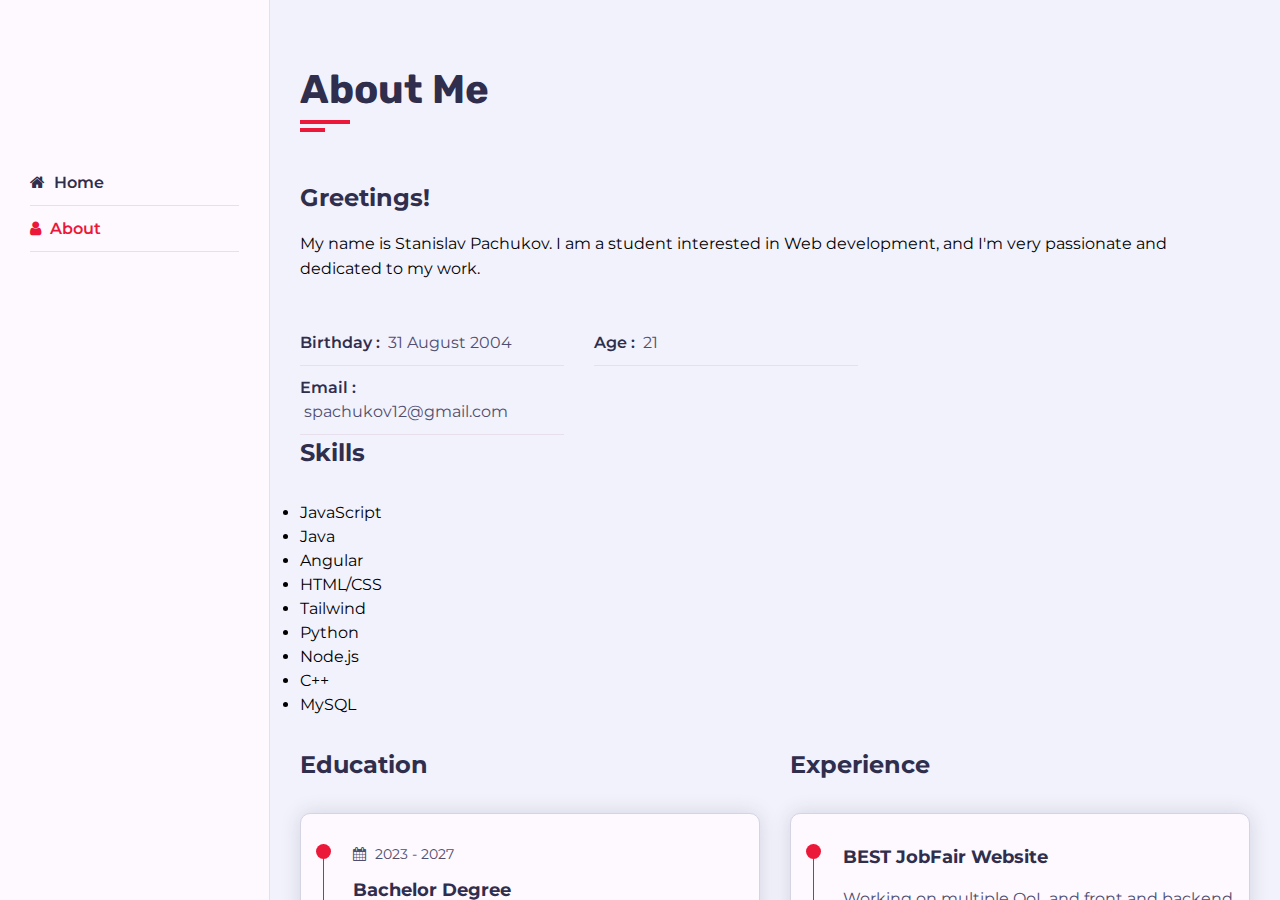
<file: about.html>
<!DOCTYPE html>
<html lang="pt-br">

<head>
  <title>About Me - Stanislav Pachukov</title>
  <meta charset="utf-8">
  <meta name="viewport" content="width=device-width, initial-scale=1">
  <!-- Template css Files -->
  <link rel="stylesheet" href="css/style.css" type="text/css">
  <link rel="stylesheet" class="alternate-style" title="pink" href="css/skins/pink.css" type="text/css">
  <link rel="stylesheet" href="css/styleSwitcher.css" type="text/css">
</head>

<body>
  <!-- Preloader -->
  <div class="preloader">
    <div class="loader"></div>
  </div>
  <!-- Preloader End -->

  <!-- Main Container -->
  <div class="main-container">
    <!-- Aside -->
    <div class="aside">
      <!-- Nav Toggler Btn -->
      <div class="nav-toggler">
        <span></span>
      </div>
      <div class="aside-inner">
        <!-- Logo -->
        <div class="logo">
        </div>
        <!-- Nav -->
        <ul class="nav">
          <li><a href="index.html"><i class="fa fa-home"></i> Home</a></li>
          <li><a href="about.html" class="active"><i class="fa fa-user"></i> About</a></li>
        </ul>
      </div>
    </div>
    <!-- Aside End -->

    <!-- Main Content -->
    <div class="main-content">
      <!-- About Section -->
      <section class="about section active" id="about">
        <div class="container">
          <div class="row">
            <div class="section-title padd-15">
              <h2>About Me</h2>
            </div>
          </div>
          <div class="row">
            <div class="about-content padd-15">
              <div class="row">
                <div class="about-text padd-15">
                  <h3>Greetings! <span></span></h3>
                  <p>My name is Stanislav Pachukov. I am a student interested in Web development, and I'm very passionate and dedicated
                    to my work.</p>
                </div>
              </div>
              <div class="row">
                <div class="personal-info padd-15">
                  <div class="row">
                    <div class="info-item padd-15">
                      <p>Birthday : <span>31 August 2004</span></p>
                    </div>
                    <div class="info-item padd-15">
                      <p>Age : <span>21</span></p>
                    </div>
                    <div class="info-item padd-15">
                      <p>Email : <span>spachukov12@gmail.com</span></p>
                    </div>
                  </div>
                </div>
              </div>

              <div class="row">
                <div class="skills-section padd-15">
                  <h3 class="title">Skills</h3>
                  <div class="skills-container">
                    <ul class="skills-list">
                      <li>JavaScript</li>
                      <li>Java</li>
                      <li>Angular</li>
                      <li>HTML/CSS</li>
                      <li>Tailwind</li>
                      <li>Python</li>
                      <li>Node.js</li>
                      <li>C++</li>
                      <li>MySQL</li>
                    </ul>
                  </div>
                </div>
              </div>

              <div class="row">
                <div class="education padd-15">
                  <h3 class="title">Education</h3>
                  <div class="row">
                    <div class="timeline-box padd-15">
                      <div class="timeline shadow-dark">
                        <div class="timeline-item">
                          <div class="circle-dot"></div>
                          <h6 class="timeline-date"><i class="fa fa-calendar"></i> 2023 - 2027</h6>
                          <h4 class="timeline-title">Bachelor Degree</h4>
                          <p class="timeline-text">Studying SEIS(Software Engineering) at FINKI.</p>
                        </div>
                      </div>
                    </div>
                  </div>
                </div>
                <div class="experience padd-15">
                  <h3 class="title">Experience</h3>
                  <div class="row">
                    <div class="timeline-box padd-15">
                      <div class="timeline shadow-dark">
                        <div class="timeline-item">
                          <div class="circle-dot"></div>
                          <h4 class="timeline-title">BEST JobFair website</h4>
                          <p class="timeline-text">Working on multiple QoL and front and backend changes on the site together with the IT team.</p>
                          <a href="https://vjobfair.org.mk/" target="_blank">Visit Website</a>
                        </div>
                        <div class="timeline-item">
                          <div class="circle-dot"></div>
                          <h4 class="timeline-title">BEST BSE website</h4>
                          <p class="timeline-text">Working on the site together with the IT team as well as creating the survival guide page and the about page.</p>
                          <a href="https://summer24.best.org.mk/survival-guide.html" target="_blank">Visit Website</a>
                        </div>
                      </div>
                    </div>
                  </div>
                </div>
              </div>
            </div>
          </div>
        </div>
      </section>
      <!-- About Section End -->
    </div>
  </div>

  <!-- Template JS Files -->
  <script src="js/script.js"></script>
</body>

</html>
</file>
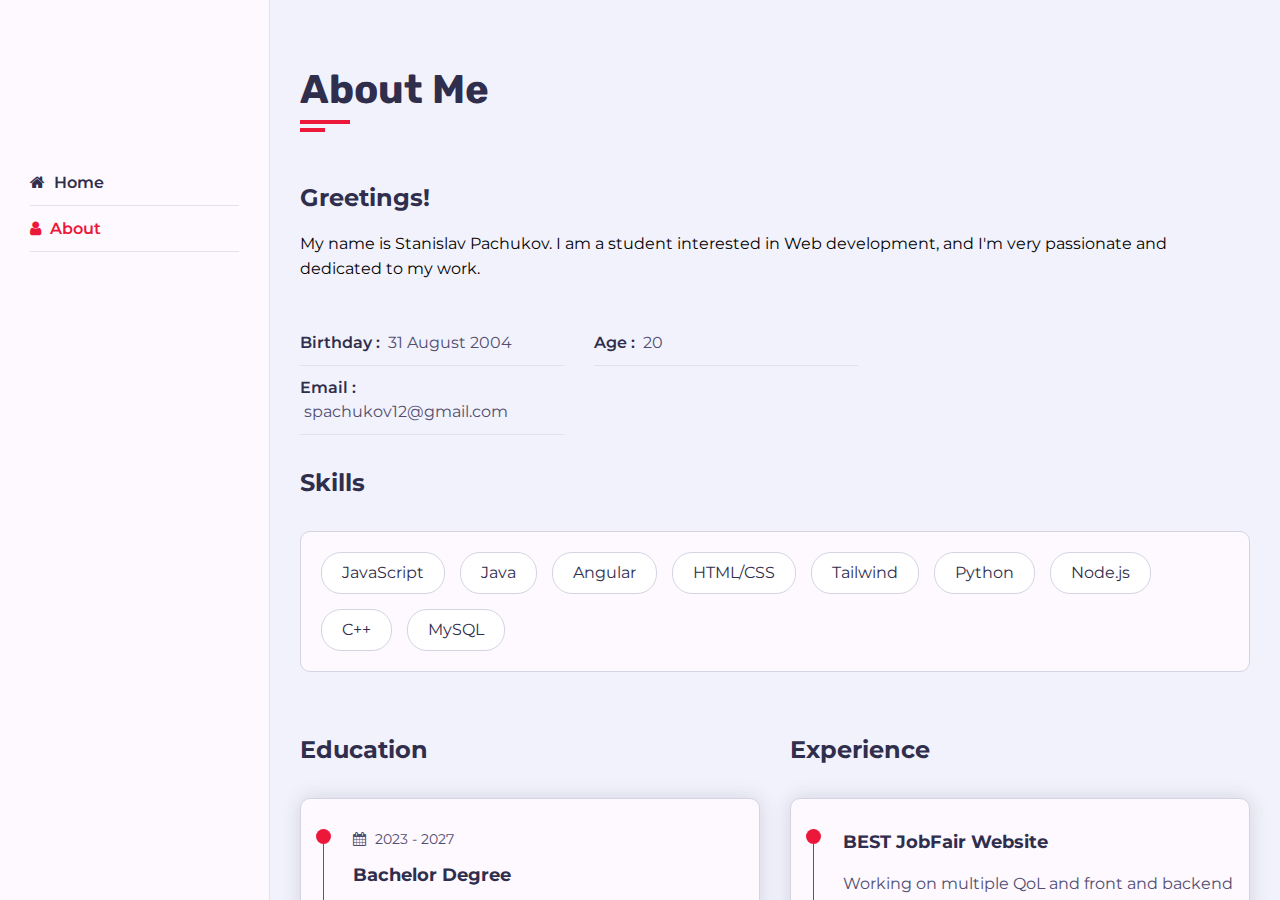
<file: stens22.github.io-main/about.html>
<!DOCTYPE html>
<html lang="pt-br">

<head>
  <title>About Me - Stanislav Pachukov</title>
  <meta charset="utf-8">
  <meta name="viewport" content="width=device-width, initial-scale=1">
  <!-- Template css Files -->
  <link rel="stylesheet" href="css/style.css" type="text/css">
  <link rel="stylesheet" class="alternate-style" title="pink" href="css/skins/pink.css" type="text/css">
  <link rel="stylesheet" href="css/styleSwitcher.css" type="text/css">
</head>

<body>
  <!-- Preloader -->
  <div class="preloader">
    <div class="loader"></div>
  </div>
  <!-- Preloader End -->

  <!-- Main Container -->
  <div class="main-container">
    <!-- Aside -->
    <div class="aside">
      <!-- Nav Toggler Btn -->
      <div class="nav-toggler">
        <span></span>
      </div>
      <div class="aside-inner">
        <!-- Logo -->
        <div class="logo">
        </div>
        <!-- Nav -->
        <ul class="nav">
          <li><a href="index.html"><i class="fa fa-home"></i> Home</a></li>
          <li><a href="about.html" class="active"><i class="fa fa-user"></i> About</a></li>
        </ul>
      </div>
    </div>
    <!-- Aside End -->

    <!-- Main Content -->
    <div class="main-content">
      <!-- About Section -->
      <section class="about section active" id="about">
        <div class="container">
          <div class="row">
            <div class="section-title padd-15">
              <h2>About Me</h2>
            </div>
          </div>
          <div class="row">
            <div class="about-content padd-15">
              <div class="row">
                <div class="about-text padd-15">
                  <h3>Greetings! <span></span></h3>
                  <p>My name is Stanislav Pachukov. I am a student interested in Web development, and I'm very passionate and dedicated
                    to my work.</p>
                </div>
              </div>
              <div class="row">
                <div class="personal-info padd-15">
                  <div class="row">
                    <div class="info-item padd-15">
                      <p>Birthday : <span>31 August 2004</span></p>
                    </div>
                    <div class="info-item padd-15">
                      <p>Age : <span>20</span></p>
                    </div>
                    <div class="info-item padd-15">
                      <p>Email : <span>spachukov12@gmail.com</span></p>
                    </div>
                  </div>
                </div>
              </div>

              <div class="row">
                <div class="skills-section padd-15">
                  <h3 class="title">Skills</h3>
                  <div class="skills-container">
                    <ul class="skills-list">
                      <li>JavaScript</li>
                      <li>Java</li>
                      <li>Angular</li>
                      <li>HTML/CSS</li>
                      <li>Tailwind</li>
                      <li>Python</li>
                      <li>Node.js</li>
                      <li>C++</li>
                      <li>MySQL</li>
                    </ul>
                  </div>
                </div>
              </div>

              <div class="row">
                <div class="education padd-15">
                  <h3 class="title">Education</h3>
                  <div class="row">
                    <div class="timeline-box padd-15">
                      <div class="timeline shadow-dark">
                        <div class="timeline-item">
                          <div class="circle-dot"></div>
                          <h6 class="timeline-date"><i class="fa fa-calendar"></i> 2023 - 2027</h6>
                          <h4 class="timeline-title">Bachelor Degree</h4>
                          <p class="timeline-text">Studying SEIS(Software Engineering) at FINKI.</p>
                        </div>
                      </div>
                    </div>
                  </div>
                </div>
                <div class="experience padd-15">
                  <h3 class="title">Experience</h3>
                  <div class="row">
                    <div class="timeline-box padd-15">
                      <div class="timeline shadow-dark">
                        <div class="timeline-item">
                          <div class="circle-dot"></div>
                          <h4 class="timeline-title">BEST JobFair website</h4>
                          <p class="timeline-text">Working on multiple QoL and front and backend changes on the site together with the IT team.</p>
                          <a href="https://vjobfair.org.mk/" target="_blank">Visit Website</a>
                        </div>
                        <div class="timeline-item">
                          <div class="circle-dot"></div>
                          <h4 class="timeline-title">BEST BSE website</h4>
                          <p class="timeline-text">Working on the site together with the IT team as well as creating a survival guide for the incoming students and the about page.</p>
                          <a href="https://summer24.best.org.mk/survival-guide.html" target="_blank">Visit Website</a>
                        </div>
                      </div>
                    </div>
                  </div>
                </div>
              </div>
            </div>
          </div>
        </div>
      </section>
      <!-- About Section End -->
    </div>
  </div>

  <!-- Template JS Files -->
  <script src="js/script.js"></script>
</body>

</html>
</file>
<file: css/skins/pink.css>
.aside .logo a::before{
    border-top: 4px solid #ec1839;
    border-left: 4px solid #ec1839;
}

.aside .logo a::after{
    border-right: 4px solid #ec1839;
    border-bottom: 4px solid #ec1839;
}

.aside .nav li a:hover, 
body.dark .aside .nav li a:hover,
.blog .blog-item-inner .blog-info .blog-tags a,
.portfolio .portfolio-item .portfolio-info .icon .fa,
.lightbox .lightbox-controls .prev-item .fa,
.contact .contact-info-item .icon .fa,
.lightbox .lightbox-controls .next-item .fa,
.about .about-content .about-text h3 span,
.portfolio .portfolio-filter button.active,
body.dark .portfolio .portfolio-filter button.active,
.service .service-item .service-item-inner .icon .fa,
body.dark .aside .nav li a.active,
.aside .nav li a.active{
    color: #ec1839;
}

.btn,
.service .service-item .service-item-inner:hover .icon,
.about .about-content .timeline .circle-dot,
.blog .blog-item-inner .blog-img .blog-date,
.about .about-content .skills .skill-item .progress .progress-in,
.about .about-content .timeline-item::before,
.aside .nav-toggler span,
.section-title h2::before,
.section-title h2::after,
.aside .nav-toggler span::before,
.aside .nav-toggler span::after,
.home .intro .social-links a{
    background-color: #ec1839;
}

.portfolio .portfolio-filter button.active{
    border-color: #ec1839;
}
</file>
<file: css/styleSwitcher.css>
.style-switcher{
    position: fixed;
    top: 20px;
    right: 0;
    z-index: 10;
    background-color: white;
    padding: 15px;
    border: 1px solid #d4d4e3;
    border-right: none;
    border-radius: 0 0 0 5px;
    transform: translateX(100%);
    -webkit-transform: translateX(100%);
    transition: all 0.3s ease;
    -webkit-transition: all 0.3s ease;
}
.style-switcher.open{
    transform: translateX(0%);
    -webkit-transform: translateX(0%);
}
.style-switcher h5{
    font-size: 16px;
    color: #302e4d;
    margin-bottom: 8px;
    padding-bottom: 5px;
    border-bottom: 1px solid #e8dfec;
}
.style-switcher ul{
    margin: 0;
    padding: 0;
    list-style: none;   
    display: block;
    margin-bottom: 5px;
}
.style-switcher ul li{
    display: inline-block;
}
.style-switcher ul li a{
    height: 30px;
    width: 30px;
    display: block;
    border-radius: 50%;
    cursor: pointer;
    text-decoration: none;
    margin-right: 2px;
}
.style-switcher .toggle-style-switcher{
    position: absolute;
    height: 45px;
    width: 45px;
    background-color: #ffffff;
    left: -46px;
    top: -1px;
    border: 1px solid #d4d4e3;
    border-right: none;
    text-align: center;
    cursor: pointer;
    border-radius: 5px 0 0 5px;
}
.style-switcher .toggle-style-switcher .fa{
    font-size: 20px;
    line-height: 43px;
}

/* Dark Body */

body.dark .section{
    background-color: #151515;
}
body.dark .aside,
body.dark .contact .contact-form .form-item .form-control,
body.dark .blog .blog-item-inner .blog-info,
body.dark .service .service-item .service-item-inner,
body.dark .about .about-content .timeline{
    background-color: #222222;
}
body.dark .aside .nav li a,
body.dark .blog .blog-item-inner .blog-info .blog-title,
body.dark .contact .contact-info-item h4,
body.dark .portfolio .portfolio-filter button,
body.dark .service .service-item .service-item-inner h4,
body.dark .about .about-content .timeline .timeline-title,
body.dark .about .about-content .skills .skill-item h5,
body.dark .about .about-content .personal-info .info-item p,
body.dark .about .about-content .about-text h3,
body.dark .home .intro h1,
body.dark .about .about-content h3.title,
body.dark .section-title h2,
body.dark .aside .logo a{
    color: #ffffff;
}
body.dark .home .intro span,
body.dark .contact .contact-form .form-item .form-control,
body.dark .blog .blog-item-inner .blog-info .blog-description,
body.dark .contact .contact-info-item p,
body.dark .blog .blog-item-inner .blog-info .blog-tags,
body.dark .service .service-item .service-item-inner p,
body.dark .about .about-content .timeline .timeline-text,
body.dark .about .about-content .timeline .timeline-date,
body.dark .about .about-content .skills .skill-item .skill-porcent,
body.dark .about .about-content .personal-info .info-item p span,
body.dark .about .about-content .about-text p{
    color: #e9e9e9;
}
body.dark .about .about-content .personal-info .info-item p,
body.dark .aside,
body.dark .contact .contact-form .form-item .form-control,
body.dark .blog .blog-item-inner,
body.dark .portfolio .portfolio-item-innner,
body.dark .service .service-item .service-item-inner,
body.dark .about .about-content .timeline,
body.dark .aside .nav li a{
    border-color: #393939;
}
body.dark .shadow-dark{
    -webkit-box-shadow: none;
    box-shadow: none;
}
</file>
<file: stens22.github.io-main/css/skins/pink.css>
.aside .logo a::before{
    border-top: 4px solid #ec1839;
    border-left: 4px solid #ec1839;
}

.aside .logo a::after{
    border-right: 4px solid #ec1839;
    border-bottom: 4px solid #ec1839;
}

.aside .nav li a:hover, 
body.dark .aside .nav li a:hover,
.blog .blog-item-inner .blog-info .blog-tags a,
.portfolio .portfolio-item .portfolio-info .icon .fa,
.lightbox .lightbox-controls .prev-item .fa,
.contact .contact-info-item .icon .fa,
.lightbox .lightbox-controls .next-item .fa,
.about .about-content .about-text h3 span,
.portfolio .portfolio-filter button.active,
body.dark .portfolio .portfolio-filter button.active,
.service .service-item .service-item-inner .icon .fa,
body.dark .aside .nav li a.active,
.aside .nav li a.active{
    color: #ec1839;
}

.btn,
.service .service-item .service-item-inner:hover .icon,
.about .about-content .timeline .circle-dot,
.blog .blog-item-inner .blog-img .blog-date,
.about .about-content .skills .skill-item .progress .progress-in,
.about .about-content .timeline-item::before,
.aside .nav-toggler span,
.section-title h2::before,
.section-title h2::after,
.aside .nav-toggler span::before,
.aside .nav-toggler span::after,
.home .intro .social-links a{
    background-color: #ec1839;
}

.portfolio .portfolio-filter button.active{
    border-color: #ec1839;
}
</file>
<file: stens22.github.io-main/css/styleSwitcher.css>
.style-switcher{
    position: fixed;
    top: 20px;
    right: 0;
    z-index: 10;
    background-color: white;
    padding: 15px;
    border: 1px solid #d4d4e3;
    border-right: none;
    border-radius: 0 0 0 5px;
    transform: translateX(100%);
    -webkit-transform: translateX(100%);
    transition: all 0.3s ease;
    -webkit-transition: all 0.3s ease;
}
.style-switcher.open{
    transform: translateX(0%);
    -webkit-transform: translateX(0%);
}
.style-switcher h5{
    font-size: 16px;
    color: #302e4d;
    margin-bottom: 8px;
    padding-bottom: 5px;
    border-bottom: 1px solid #e8dfec;
}
.style-switcher ul{
    margin: 0;
    padding: 0;
    list-style: none;   
    display: block;
    margin-bottom: 5px;
}
.style-switcher ul li{
    display: inline-block;
}
.style-switcher ul li a{
    height: 30px;
    width: 30px;
    display: block;
    border-radius: 50%;
    cursor: pointer;
    text-decoration: none;
    margin-right: 2px;
}
.style-switcher .toggle-style-switcher{
    position: absolute;
    height: 45px;
    width: 45px;
    background-color: #ffffff;
    left: -46px;
    top: -1px;
    border: 1px solid #d4d4e3;
    border-right: none;
    text-align: center;
    cursor: pointer;
    border-radius: 5px 0 0 5px;
}
.style-switcher .toggle-style-switcher .fa{
    font-size: 20px;
    line-height: 43px;
}

/* Dark Body */

body.dark .section{
    background-color: #151515;
}
body.dark .aside,
body.dark .contact .contact-form .form-item .form-control,
body.dark .blog .blog-item-inner .blog-info,
body.dark .service .service-item .service-item-inner,
body.dark .about .about-content .timeline{
    background-color: #222222;
}
body.dark .aside .nav li a,
body.dark .blog .blog-item-inner .blog-info .blog-title,
body.dark .contact .contact-info-item h4,
body.dark .portfolio .portfolio-filter button,
body.dark .service .service-item .service-item-inner h4,
body.dark .about .about-content .timeline .timeline-title,
body.dark .about .about-content .skills .skill-item h5,
body.dark .about .about-content .personal-info .info-item p,
body.dark .about .about-content .about-text h3,
body.dark .home .intro h1,
body.dark .about .about-content h3.title,
body.dark .section-title h2,
body.dark .aside .logo a{
    color: #ffffff;
}
body.dark .home .intro span,
body.dark .contact .contact-form .form-item .form-control,
body.dark .blog .blog-item-inner .blog-info .blog-description,
body.dark .contact .contact-info-item p,
body.dark .blog .blog-item-inner .blog-info .blog-tags,
body.dark .service .service-item .service-item-inner p,
body.dark .about .about-content .timeline .timeline-text,
body.dark .about .about-content .timeline .timeline-date,
body.dark .about .about-content .skills .skill-item .skill-porcent,
body.dark .about .about-content .personal-info .info-item p span,
body.dark .about .about-content .about-text p{
    color: #e9e9e9;
}
body.dark .about .about-content .personal-info .info-item p,
body.dark .aside,
body.dark .contact .contact-form .form-item .form-control,
body.dark .blog .blog-item-inner,
body.dark .portfolio .portfolio-item-innner,
body.dark .service .service-item .service-item-inner,
body.dark .about .about-content .timeline,
body.dark .aside .nav li a{
    border-color: #393939;
}
body.dark .shadow-dark{
    -webkit-box-shadow: none;
    box-shadow: none;
}
</file>
<file: css/style.css>
/*Font Awesome Free Icon*/
@import url("https://stackpath.bootstrapcdn.com/font-awesome/4.7.0/css/font-awesome.min.css");
/*Google fonts*/
@import url('https://fonts.googleapis.com/css?family=Montserrat:400,500,600,700&display=swap');
@import url('https://fonts.googleapis.com/css?family=Rubik:500,700,900&display=swap');

/* General Style */
body {
    margin: 0;
    line-height: 1.5;
    font-size: 16px;
    font-family: 'Montserrat', sans-serif;
    font-weight: 400;
}

* {
    margin: 0;
    padding: 0;
    outline: none;
    text-decoration: none;
    box-sizing: border-box;
}

::before,
::after {
    box-sizing: border-box;
}

input,
textarea,
select {
    font-family: 'Montserrat', sans-serif;
}

.section {
    background-color: #f2f2fc;
    min-height: 100vh;
    display: block;
    padding: 0 30px;
    position: fixed;
    left: 270px;
    top: 0;
    right: 0;
    bottom: 0;
    z-index: 0;
    overflow-x: hidden;
    overflow-y: auto;
    opacity: 1;
    transition: all 0.3s ease;
    -webkit-transition: all 0.3s ease;
}

.section.active {
    opacity: 1;
    z-index: 2;
    animation: slideSection 1s ease;
    -webkit-animation: slideSection 1s ease;
    -moz-animation: slideSection 1s ease;
    -o-animation: slideSection 1s ease;
}

.section.back-section {
    z-index: 1;
}

@keyframes slideSection {
    0% {
        transform: translateX(100%);
        -webkit-transform: translateX(100%);
        -moz-transform: translateX(100%);
        -o-transform: translateX(100%);
    }

    100% {
        transform: translateX(0%);
        -webkit-transform: translateX(0%);
        -moz-transform: translateX(0%);
        -o-transform: translateX(0%);
    }
}

@-webkit-keyframes slideSection {
    0% {
        transform: translateX(100%);
        -webkit-transform: translateX(100%);
        -moz-transform: translateX(100%);
        -o-transform: translateX(100%);
    }

    100% {
        transform: translateX(0%);
        -webkit-transform: translateX(0%);
        -moz-transform: translateX(0%);
        -o-transform: translateX(0%);
    }
}

@-moz-keyframes slideSection {
    0% {
        transform: translateX(100%);
        -webkit-transform: translateX(100%);
        -moz-transform: translateX(100%);
        -o-transform: translateX(100%);
    }

    100% {
        transform: translateX(0%);
        -webkit-transform: translateX(0%);
        -moz-transform: translateX(0%);
        -o-transform: translateX(0%);
    }
}

@-o-keyframes slideSection {
    0% {
        transform: translateX(100%);
        -webkit-transform: translateX(100%);
        -moz-transform: translateX(100%);
        -o-transform: translateX(100%);
    }

    100% {
        transform: translateX(0%);
        -webkit-transform: translateX(0%);
        -moz-transform: translateX(0%);
        -o-transform: translateX(0%);
    }
}

.section .container {
    padding-top: 60px;
    padding-bottom: 70px;
}

.section-title {
    -ms-flex: 0 0 100%;
    flex: 0 0 100%;
    max-width: 100%;
    margin-bottom: 60px;
}

.section-title h2 {
    font-size: 40px;
    color: #302e4d;
    font-family: 'Rubik', sans-serif;
    font-weight: 700;
    margin: 0;
    position: relative;
}

.section-title h2::before {
    content: '';
    height: 4px;
    width: 50px;
    position: absolute;
    top: 100%;
    left: 0;
}

.section-title h2::after {
    content: '';
    height: 4px;
    width: 25px;
    position: absolute;
    top: 100%;
    left: 0;
    margin-top: 8px;
}

.row {
    display: -ms-flexbox;
    display: flex;
    -ms-flex-wrap: wrap;
    flex-wrap: wrap;
    margin-right: -15px;
    margin-left: -15px;
    position: relative;
}

.padd-15 {
    padding-left: 15px;
    padding-right: 15px;
}

.container {
    max-width: 1100px;
    width: 100%;
    margin: auto;
}

.shadow-dark {
    -webkit-box-shadow: 0 0 20px rgba(48, 46, 77, 0.15);
    box-shadow: 0 0 20px rgba(48, 46, 77, 0.15);
}

.btn {
    font-size: 16px;
    font-family: 'Rubik', sans-serif;
    font-weight: 500;
    padding: 12px 35px;
    color: #ffffff;
    border-radius: 40px;
    transition: all 0.3s ease;
    -webkit-transition: all 0.3s ease;
    display: inline-block;
    white-space: nowrap;
    border: none;
    cursor: pointer;
}

.btn:hover {
    -webkit-transform: scale(1.05);
    transform: scale(1.05);
}

.hidden {
    display: none !important;
}

/* Preloader */
.preloader {
    background-color: #222222;
    position: fixed;
    left: 0;
    top: 0;
    height: 100%;
    width: 100%;
    z-index: 150;
    display: flex;
    display: -ms-flexbox;
    -ms-flex-align: center;
    -ms-flex-pack: center;
    align-items: center;
    justify-content: center;
    transition: all 1s ease;
    -webkit-transition: all 1s ease;
}

.preloader.opacity-0 {
    opacity: 0;
}

.preloader .loader {
    height: 40px;
    width: 40px;
    border: 4px solid #e3e3e3;
    border-radius: 50%;
    border-top: 4px solid transparent;
    border-bottom: 4px solid transparent;
    animation: spin 2s linear infinite;
    -webkit-animation: spin 2s linear infinite;
}

@keyframes spin {
    0% {
        transform: rotate(0deg);
        -webkit-transform: rotate(0deg);
    }

    100% {
        transform: rotate(360deg);
        -webkit-transform: rotate(360deg);
    }
}

@-webkit-keyframes spin {
    0% {
        transform: rotate(0deg);
        -webkit-transform: rotate(0deg);
    }

    100% {
        transform: rotate(360deg);
        -webkit-transform: rotate(360deg);
    }
}

/* Aside */

.aside {
    width: 270px;
    background-color: #fdf9ff;
    position: fixed;
    height: 100%;
    left: 0;
    top: 0;
    z-index: 11;
    border-right: 1px solid #e8dfec;
    /* padding: 30px; */
    transition: all 0.3s ease;
    -webkit-transition: all 0.3s ease;
    /* overflow-y: auto; */
}

.aside .aside-inner {
    position: absolute;
    left: 0;
    top: 0;
    width: 100%;
    height: 100%;
    padding: 30px;
    overflow-y: auto;
}

.aside .logo {
    padding: 30px 0;
}

.aside .logo a {
    font-size: 40px;
    color: #302e4d;
    font-family: 'Rubik', sans-serif;
    font-weight: 700;
    text-decoration: none;
    display: inline-block;
    position: relative;
    padding: 0 10px;
    line-height: 50px;
}

.aside .logo a::before {
    content: '';
    height: 20px;
    width: 20px;
    position: absolute;
    top: 0;
    left: 0;
}

.aside .logo a::after {
    content: '';
    height: 20px;
    width: 20px;
    position: absolute;
    bottom: 0;
    right: 0;
}

.aside .nav-toggler {
    height: 40px;
    width: 45px;
    border: 1px solid #d4d4e3;
    cursor: pointer;
    position: fixed;
    left: 300px;
    top: 20px;
    z-index: 11;
    border-radius: 5px;
    background-color: #fdf9ff;
    /* display: -ms-flexbox;
    display: flex; */
    display: none;
    -ms-flex-align: center;
    align-items: center;
    justify-content: center;
    -ms-flex-pack: center;
    transition: all 0.3s ease;
    -webkit-transition: all 0.3s ease;
}

.aside .nav-toggler span {
    height: 2px;
    width: 18px;
    display: inline-block;
    position: relative;
}

.aside .nav-toggler.open span {
    background-color: transparent;
}

.aside .nav-toggler span::before {
    content: '';
    height: 2px;
    width: 18px;
    position: absolute;
    top: -6px;
    left: 0;
}

.aside .nav-toggler.open span::before {
    transform: rotate(45deg);
    -webkit-transform: rotate(45deg);
    top: 0px;
}

.aside .nav-toggler span::after {
    content: '';
    height: 2px;
    width: 18px;
    position: absolute;
    top: 6px;
    left: 0;
}

.aside .nav-toggler.open span::after {
    transform: rotate(-45deg);
    -webkit-transform: rotate(-45deg);
    top: 0px;
}

.aside .nav {
    list-style: none;
    margin: 70px 0;
    padding: 0;
}

.aside .nav li {
    display: block;
}

.aside .nav li a {
    font-size: 16px;
    font-weight: 600;
    color: #302e4d;
    text-decoration: none;
    line-height: 45px;
    display: block;
    border-bottom: 1px solid #e8dfec;
    -webkit-transition: all 0.3s ease;
    transition: all 0.3s ease;
    text-transform: capitalize;
}

.aside .nav li a:not(.active):hover {
    padding-left: 5px;
}

.aside .nav li a .fa {
    margin-right: 5px;
}

.aside .copyright-text {
    position: absolute;
    bottom: 5px;
    font-size: 13px;
    color: #7d7d7d;
}

/* Home Section */

.home {
    min-height: 100vh;
    display: -ms-flexbox;
    display: flex;
}

.home .intro {
    text-align: center;
}

.home .intro img {
    height: 200px;
    width: 200px;
    border-radius: 50%;
    display: inline-block;
    border: 8px solid #ffffff;
}

.home .intro h1 {
    font-size: 30px;
    color: #302e4d;
    font-family: 'Rubik', sans-serif;
    font-weight: 700;
    margin: 20px 0 5px;
}

.home .intro span {
    font-size: 16px;
    font-weight: 500;
    margin: 0;
    line-height: 22px;
    color: #504e70;

}

.home .intro .social-links {
    margin-top: 25px;
}

.home .intro .social-links a {
    height: 35px;
    width: 35px;
    display: inline-block;
    text-align: center;
    line-height: 35px;
    color: #ffffff;
    margin: 0 4px;
    border-radius: 40%;
    text-decoration: none;
    -webkit-transition: all 0.3s ease;
    transition: all 0.3s ease;
}

.home .intro .social-links a:hover {
    -webkit-transform: scale(1.1);
    transform: scale(1.1);
}

.ityped-cursor {
    /* font-size: 2.2rem; */
    opacity: 1;
    -webkit-animation: blink 0.3s infinite;
    -moz-animation: blink 0.3s infinite;
    animation: blink 0.3s infinite;
    animation-direction: alternate;
}

@keyframes blink {
    100% {
        opacity: 0;
    }
}

@-webkit-keyframes blink {
    100% {
        opacity: 0;
    }
}

@-moz-keyframes blink {
    100% {
        opacity: 0;
    }
}

/* About Section */

.about .about-content {
    -ms-flex: 0 0 100%;
    flex: 0 0 100%;
    max-width: 100%;
}

.about .about-content .about-text {
    -ms-flex: 0 0 100%;
    flex: 0 0 100%;
    max-width: 100%;
}

.about .about-content .about-text h3 {
    font-size: 24px;
    margin-bottom: 15px;
    font-weight: 700;
    color: #302e4d;
}

.about .about-content .about-text p {
    font-size: 16px;
    line-height: 25px;
    color: #020203;
    margin: 0;
}

.about .about-content .personal-info {
    -ms-flex: 0 0 60%;
    flex: 0 0 60%;
    max-width: 60%;
    margin-top: 40px;
}

.about .about-content .personal-info .info-item {
    -ms-flex: 0 0 50%;
    flex: 0 0 50%;
    max-width: 50%;
}

.about .about-content .personal-info .info-item p {
    font-weight: 600;
    padding: 10px 0;
    font-size: 16px;
    margin: 0;
    color: #302e4d;
    border-bottom: 1px solid #e8dfec;
}

.about .about-content .personal-info .info-item p span {
    font-weight: 400;
    color: #504e70;
    margin-left: 4px;
    display: inline-block;
}

.about .about-content .personal-info .buttons {
    margin-top: 30px;
}

.about .about-content .personal-info .buttons .btn {
    margin-right: 15px;
    margin-top: 10px;
}

.about .about-content .skills {
    -ms-flex: 0 0 40%;
    flex: 0 0 40%;
    max-width: 40%;
    margin-top: 40px;
}

.about .about-content .skills .skill-item {
    -ms-flex: 0 0 100%;
    flex: 0 0 100%;
    max-width: 100%;
}

.about .about-content .skills .skill-item h5 {
    line-height: 40px;
    font-weight: 600;
    font-size: 16px;
    color: #302e4d;
    text-transform: capitalize;
    margin: 0;
}

.about .about-content .skills .skill-item {
    margin-bottom: 30px;
}

.about .about-content .skills .skill-item .progress {
    background-color: #e3e3e3;
    height: 8px;
    border-radius: 4px;
    width: 100%;
    position: relative;
}

.about .about-content .skills .skill-item .progress .progress-in {
    position: absolute;
    left: 0;
    top: 0;
    height: 100%;
    border-radius: 4px;
}

.about .about-content .skills .skill-item .skill-porcent {
    line-height: 40px;
    position: absolute;
    right: 0;
    top: -40px;
    font-weight: 400;
    color: #302e4d;
}

.about .about-content .education {
    -ms-flex: 0 0 50%;
    flex: 0 0 50%;
    max-width: 50%;
    margin-top: 30px;
}

.about .about-content .experience {
    -ms-flex: 0 0 50%;
    flex: 0 0 50%;
    max-width: 50%;
    margin-top: 30px;
}

.about .about-content h3.title {
    font-size: 24px;
    margin-bottom: 30px;
    font-weight: 700;
    color: #302e4d;
}

.about .about-content .timeline {
    background-color: #fdf9ff;
    padding: 30px 15px;
    border: 1px solid #d4d4e3;
    border-radius: 10px;
    position: relative;
    width: 100%;
}

.about .about-content .timeline .timeline-item {
    position: relative;
    padding-left: 37px;
    padding-bottom: 50px;
}

.about .about-content .timeline .timeline-item::before {
    content: '';
    width: 1px;
    position: absolute;
    height: 100%;
    left: 7px;
    top: 0;
}

.about .about-content .timeline .timeline-item:last-child {
    padding-bottom: 0px;
}

.about .about-content .timeline-box {
    -ms-flex: 0 0 100%;
    flex: 0 0 100%;
    max-width: 100%;
}

.about .about-content .timeline .circle-dot {
    position: absolute;
    left: 0;
    top: 0px;
    height: 15px;
    width: 15px;
    left: 0px;
    border-radius: 50%;
}

.about .about-content .timeline .timeline-date {
    font-size: 14px;
    font-weight: 400;
    color: #504e70;
    margin-bottom: 12px;
}

.about .about-content .timeline .timeline-date .fa {
    margin-right: 5px;
}

.about .about-content .timeline .timeline-title {
    font-weight: 700;
    font-size: 18px;
    margin-bottom: 15px;
    text-transform: capitalize;
    color: #302e4d;
}

.about .about-content .timeline .timeline-text {
    font-size: 16px;
    line-height: 25px;
    color: #504e70;
    margin: 0;
}

/* Services Section */

.service .container {
    padding-bottom: 40px;
}

.service .service-item {
    flex: 0 0 33.33%;
    -ms-flex: 0 0 33.33%;
    max-width: 33.33%;
    margin-bottom: 30px;
    display: -ms-flexbox;
    display: flex;
}

.service .service-item .service-item-inner {
    background-color: #fdf9ff;
    border: 1px solid #d4d4e3;
    border-radius: 10px;
    padding: 30px 15px;
    text-align: center;
    transition: all 0.3s ease;
    -webkit-transition: all 0.3s ease;
}

.service .service-item .service-item-inner:hover {
    -webkit-box-shadow: 0 0 20px rgba(48, 46, 77, 0.15);
    box-shadow: 0 0 20px rgba(48, 46, 77, 0.15);
}

.service .service-item .service-item-inner .icon {
    height: 60px;
    width: 60px;
    display: block;
    margin: 0 auto 30px;
    text-align: center;
    border-radius: 50%;
    transition: all 0.3s ease;
    -webkit-transition: all 0.3s ease;
}

.service .service-item .service-item-inner .icon .fa {
    font-size: 40px;
    line-height: 60px;
    transition: all 0.3s ease;
    -webkit-transition: all 0.3s ease;
}

.service .service-item .service-item-inner:hover .icon .fa {
    font-size: 25px;
    color: #ffffff;
}

.service .service-item .service-item-inner h4 {
    font-size: 18px;
    margin-bottom: 15px;
    color: #302e4d;
    font-weight: 700;
    text-transform: capitalize;
}

.service .service-item .service-item-inner p {
    font-size: 16px;
    color: #504e70;
    line-height: 25px;
    margin: 0;
}

/* Portfolio Section */

.portfolio .container {
    padding-bottom: 40px;
}

.portfolio .portfolio-filter {
    flex: 0 0 100%;
    -ms-flex: 0 0 100%;
    max-width: 100%;
    text-align: center;
    margin-bottom: 40px;
}

.portfolio .portfolio-filter button {
    border: none;
    background-color: transparent;
    font-size: 18px;
    font-weight: 700;
    text-transform: capitalize;
    margin: 0 10px;
    color: #302e4d;
    cursor: pointer;
    border-bottom: 2px solid transparent;
    white-space: nowrap;
    padding-bottom: 2px;
    transition: all 0.3s ease;
    -webkit-transition: all 0.3s ease;
}

.portfolio .portfolio-item {
    flex: 0 0 33.33%;
    -ms-flex: 0 0 33.33%;
    max-width: 33.33%;
    margin-bottom: 30px;
}

.portfolio .portfolio-item.hide {
    display: none;
}

.portfolio .portfolio-item.show {
    display: block;
    animation: showItem 0.5s ease;
}

@keyframes showItem {
    0% {
        transform: scale(0.8);
        -webkit-transform: scale(0.8);
    }

    100% {
        transform: scale(1);
        -webkit-transform: scale(1);
    }
}

@-webkit-keyframes showItem {
    0% {
        transform: scale(0.8);
        -webkit-transform: scale(0.8);
        opacity: 0;
    }

    100% {
        transform: scale(1);
        -webkit-transform: scale(1);
        opacity: 1;
    }
}

.portfolio .portfolio-item-inner {
    border: 6px solid #fdf9ff;
    border-radius: 10px;
    overflow: hidden;
    cursor: pointer;
    position: relative;
}

.portfolio .portfolio-item-inner .portfolio-img img {
    width: 100%;
    display: block;
}

.portfolio .portfolio-item .portfolio-info {
    position: absolute;
    top: 0;
    left: 0;
    background-color: rgba(0, 0, 0, 0.8);
    height: 100%;
    width: 100%;
    z-index: 1;
    padding: 30px;
    opacity: 0;
    transition: all 0.3s ease;
    -webkit-transition: all 0.3s ease;
}

.portfolio .portfolio-item-inner:hover .portfolio-info {
    opacity: 1;
}

.portfolio .portfolio-item .portfolio-info h4 {
    font-size: 18px;
    font-weight: 700;
    color: #ffffff;
    text-transform: capitalize;
    transition: all 0.3s ease;
    -webkit-transition: all 0.3s ease;
    transform: translate(-20px);
    -webkit-transform: translate(-20px);
    opacity: 0;
}

.portfolio .portfolio-item-inner:hover .portfolio-info h4 {
    transform: translate(0px);
    -webkit-transform: translate(0px);
    opacity: 1;
}

.portfolio .portfolio-item .portfolio-info .icon {
    height: 40px;
    width: 40px;
    background-color: #ffffff;
    text-align: center;
    border-radius: 50%;
    position: absolute;
    right: 30px;
    bottom: 30px;
    transition: all 0.3s ease;
    -webkit-transition: all 0.3s ease;
    transform: translate(20px);
    -webkit-transform: translate(20px);
    opacity: 0;
}

.portfolio .portfolio-item-inner:hover .portfolio-info .icon {
    transform: translate(0px);
    -webkit-transform: translate(0px);
    opacity: 1;
}

.portfolio .portfolio-item .portfolio-info .icon .fa {
    line-height: 40px;
}

/* Lightbox */

.lightbox {
    position: fixed;
    left: 0;
    top: 0;
    width: 100%;
    height: 100%;
    background-color: rgba(0, 0, 0, 0.6);
    z-index: 100;
    display: none;
    align-items: center;
    -ms-flex-align: center;
    -ms-flex-pack: center;
    justify-content: center;
    cursor: zoom-out;
    padding: 30px;
}

.lightbox.open {
    display: flex;
    display: -ms-flexbox;
}

.lightbox .lightbox-content img {
    height: auto;
    width: auto;
    max-width: 100%;
    max-height: 500px;
    cursor: pointer;
    display: block;
    padding: 40px 0 30px;
}

.lightbox.open .lightbox-content {
    animation: lightboxImage .5s ease;
}

@keyframes lightboxImage {
    0% {
        transform: scale(0.8);
        -webkit-transform: scale(0.8);
    }

    100% {
        transform: scale(1);
        -webkit-transform: scale(1);
    }
}

@-webkit-keyframes lightboxImage {
    0% {
        transform: scale(0.8);
        -webkit-transform: scale(0.8);
    }

    100% {
        transform: scale(1);
        -webkit-transform: scale(1);
    }
}

.lightbox .lightbox-content {
    position: relative;
}

.lightbox .lightbox-content .lightbox-caption {
    position: absolute;
    bottom: 0;
    left: 0;
    width: 100%;
    display: -ms-flexbox;
    display: flex;
    -ms-flex-pack: space-between;
    justify-content: space-between;
    font-size: 16px;
    color: #ffffff;
    font-weight: 400;
    z-index: -1;
}

.lightbox .lightbox-content .lightbox-close {
    position: absolute;
    height: 40px;
    width: 40px;
    top: 0px;
    right: 0px;
    font-size: 32px;
    text-align: right;
    color: #ffffff;
    line-height: 40px;
    cursor: pointer;
}

.lightbox .lightbox-controls .prev-item,
.lightbox .lightbox-controls .next-item {
    position: absolute;
    height: 40px;
    width: 40px;
    background-color: #ffffff;
    text-align: center;
    border-radius: 50%;
    cursor: pointer;
    top: 50%;
    margin-top: -20px;
    z-index: 110;
    transition: all 0.3s ease;
    -webkit-transition: all 0.3s ease;
}

.lightbox .lightbox-controls .prev-item:active,
.lightbox .lightbox-controls .next-item:active {
    transform: scale(1.1);
    -webkit-transform: scale(1.1);
}

.lightbox .lightbox-controls .prev-item:hover,
.lightbox .lightbox-controls .next-item:hover {
    transform: scale(1);
    -webkit-transform: scale(1);
}

.lightbox .lightbox-controls .prev-item {
    left: 30px;
}

.lightbox .lightbox-controls .next-item {
    right: 30px;
}

.lightbox .lightbox-controls .prev-item .fa,
.lightbox .lightbox-controls .next-item .fa {
    font-size: 32px;
    line-height: 40px;
}

/* Blog Section */

.blog .container {
    padding-bottom: 40px;
}

.blog .blog-item {
    flex: 0 0 33.33%;
    -ms-flex: 0 0 33.33%;
    max-width: 33.33%;
    margin-bottom: 30px;
}

.blog .blog-item-inner {
    border-radius: 10px;
    overflow: hidden;
    border: 1px solid #d4d4e3;
}

.blog .blog-item-inner .blog-img {
    position: relative;
    overflow: hidden;
}

.blog .blog-item-inner .blog-img img {
    width: 100%;
    display: block;
    transition: all 0.5s ease;
    -webkit-transition: all 0.5s ease;
}

.blog .blog-item-inner:hover .blog-img img {
    transform: scale(1.1);
    -webkit-transform: scale(1.1);
}

.blog .blog-item-inner .blog-img .blog-date {
    position: absolute;
    padding: 4px 10px;
    border-radius: 5px;
    color: #ffffff;
    font-size: 14px;
    font-weight: 600;
    left: 15px;
    bottom: 15px;
}

.blog .blog-item-inner .blog-info {
    padding: 30px 15px;
    background-color: #fdf9ff;
}

.blog .blog-item-inner .blog-info .blog-title {
    font-size: 18px;
    font-weight: 700;
    color: #302e4d;
    text-transform: capitalize;
    margin-bottom: 10px;
}

.blog .blog-item-inner .blog-info .blog-description {
    font-size: 16px;
    line-height: 25px;
    color: #504e70;
    font-weight: 400;
    margin-bottom: 15px;
}

.blog .blog-item-inner .blog-info .blog-tags {
    font-size: 16px;
    line-height: 25px;
    color: #504e70;
    font-weight: 400;
    text-transform: capitalize;
    font-size: 14px;
}

.blog .blog-item-inner .blog-info .blog-tags a {
    text-decoration: none;
    font-weight: 600;
}

/* Contact Section */

.contact .contact-info-item {
    flex: 0 0 33.33%;
    -ms-flex: 0 0 33.33%;
    max-width: 33.33%;
    text-align: center;
    margin-bottom: 40px;
}

.contact .contact-info-item .icon {
    display: inline-block;
}

.contact .contact-info-item .icon .fa {
    font-size: 40px;
}

.contact .contact-info-item h4 {
    font-size: 18px;
    font-weight: 700;
    color: #302e4d;
    text-transform: capitalize;
    margin: 15px 0 5px;
}

.contact .contact-info-item p {
    font-size: 16px;
    line-height: 25px;
    color: #504e70;
    margin: 0;
    font-weight: 400;
}

.contact .contact-form {
    flex: 0 0 100%;
    -ms-flex: 0 0 100%;
    max-width: 100%;
}

.contact .contact-form .col-6 {
    flex: 0 0 50%;
    -ms-flex: 0 0 50%;
    max-width: 50%;
}

.contact .contact-form .col-12 {
    flex: 0 0 100%;
    -ms-flex: 0 0 100%;
    max-width: 100%;
}

.contact .contact-form .form-item {
    margin-bottom: 30px;
}

.contact .contact-form .form-item .form-control {
    width: 100%;
    height: 50px;
    border-radius: 25px;
    border: 1px solid #d4d4e3;
    padding: 10px 25px;
    font-size: 16px;
    color: #504e70;
}

.contact .contact-form .form-item .form-control:focus {
    -webkit-box-shadow: 0 0 20px rgba(48, 46, 77, 0.15);
    box-shadow: 0 0 20px rgba(48, 46, 77, 0.15);
    transition: all 0.3s ease;
    -webkit-transition: all 0.3s ease;
}

.contact .contact-form .form-item textarea.form-control {
    height: 140px;
}

.contact .contact-form .btn {
    height: 50px;
    padding: 0 50px;
}

/* Responsive */

@media(max-width: 1199px) {
    .section .container {
        padding-top: 70px;
    }

    .aside .nav-toggler {
        display: -ms-flexbox;
        display: flex;
        left: 30px;
    }

    .aside .nav-toggler.open {
        left: 300px;
    }

    .aside {
        left: -270px;
    }

    .aside.open {
        left: 0;
    }

    .section {
        left: 0;
    }

    .section.open {
        left: 270px;
    }

    .about .about-content .personal-info .info-item p span {
        display: block;
        margin-left: 0;
    }
}

@media(max-width: 991px) {

    .service .service-item,
    .blog .blog-item,
    .portfolio .portfolio-item {
        flex: 0 0 50%;
        -ms-flex: 0 0 50%;
        max-width: 50%;
    }
}

@media(max-width: 767px) {

    .about .about-content .personal-info,
    .contact .contact-form .col-6,
    .service .service-item,
    .blog .blog-item,
    .about .about-content .skills,
    .about .about-content .education,
    .about .about-content .experience {
        flex: 0 0 100%;
        -ms-flex: 0 0 100%;
        max-width: 100%;
    }

    .portfolio .portfolio-filter button {
        margin-bottom: 10px;
    }
}

@media(max-width: 575px) {

    .portfolio .portfolio-item,
    .contact .contact-info-item {
        flex: 0 0 100%;
        -ms-flex: 0 0 100%;
        max-width: 100%;
    }
}
</file>
<file: stens22.github.io-main/css/style.css>
/*Font Awesome Free Icon*/
@import url("https://stackpath.bootstrapcdn.com/font-awesome/4.7.0/css/font-awesome.min.css");
/*Google fonts*/
@import url('https://fonts.googleapis.com/css?family=Montserrat:400,500,600,700&display=swap');
@import url('https://fonts.googleapis.com/css?family=Rubik:500,700,900&display=swap');

/* General Style */
body {
    margin: 0;
    line-height: 1.5;
    font-size: 16px;
    font-family: 'Montserrat', sans-serif;
    font-weight: 400;
}

* {
    margin: 0;
    padding: 0;
    outline: none;
    text-decoration: none;
    box-sizing: border-box;
}

::before,
::after {
    box-sizing: border-box;
}

input,
textarea,
select {
    font-family: 'Montserrat', sans-serif;
}

.section {
    background-color: #f2f2fc;
    min-height: 100vh;
    display: block;
    padding: 0 30px;
    position: fixed;
    left: 270px;
    top: 0;
    right: 0;
    bottom: 0;
    z-index: 0;
    overflow-x: hidden;
    overflow-y: auto;
    opacity: 0;
    visibility: hidden;
    transition: all 0.3s ease;
    -webkit-transition: all 0.3s ease;
    transform: translateX(100%);
    -webkit-transform: translateX(100%);
}

.section.active {
    opacity: 1;
    visibility: visible;
    z-index: 2;
    transform: translateX(0);
    -webkit-transform: translateX(0);
}

.section.back-section {
    z-index: 1;
    opacity: 0;
    visibility: hidden;
    transform: translateX(-100%);
    -webkit-transform: translateX(-100%);
}

@keyframes slideSection {
    0% {
        transform: translateX(100%);
        -webkit-transform: translateX(100%);
    }
    100% {
        transform: translateX(0%);
        -webkit-transform: translateX(0%);
    }
}

@-webkit-keyframes slideSection {
    0% {
        transform: translateX(100%);
        -webkit-transform: translateX(100%);
    }
    100% {
        transform: translateX(0%);
        -webkit-transform: translateX(0%);
    }
}

@-moz-keyframes slideSection {
    0% {
        transform: translateX(100%);
        -webkit-transform: translateX(100%);
        -moz-transform: translateX(100%);
        -o-transform: translateX(100%);
    }

    100% {
        transform: translateX(0%);
        -webkit-transform: translateX(0%);
        -moz-transform: translateX(0%);
        -o-transform: translateX(0%);
    }
}

@-o-keyframes slideSection {
    0% {
        transform: translateX(100%);
        -webkit-transform: translateX(100%);
        -moz-transform: translateX(100%);
        -o-transform: translateX(100%);
    }

    100% {
        transform: translateX(0%);
        -webkit-transform: translateX(0%);
        -moz-transform: translateX(0%);
        -o-transform: translateX(0%);
    }
}

.section .container {
    padding-top: 60px;
    padding-bottom: 70px;
}

.section-title {
    -ms-flex: 0 0 100%;
    flex: 0 0 100%;
    max-width: 100%;
    margin-bottom: 60px;
}

.section-title h2 {
    font-size: 40px;
    color: #302e4d;
    font-family: 'Rubik', sans-serif;
    font-weight: 700;
    margin: 0;
    position: relative;
}

.section-title h2::before {
    content: '';
    height: 4px;
    width: 50px;
    position: absolute;
    top: 100%;
    left: 0;
}

.section-title h2::after {
    content: '';
    height: 4px;
    width: 25px;
    position: absolute;
    top: 100%;
    left: 0;
    margin-top: 8px;
}

.row {
    display: -ms-flexbox;
    display: flex;
    -ms-flex-wrap: wrap;
    flex-wrap: wrap;
    margin-right: -15px;
    margin-left: -15px;
    position: relative;
}

.padd-15 {
    padding-left: 15px;
    padding-right: 15px;
}

.container {
    max-width: 1100px;
    width: 100%;
    margin: auto;
}

.shadow-dark {
    -webkit-box-shadow: 0 0 20px rgba(48, 46, 77, 0.15);
    box-shadow: 0 0 20px rgba(48, 46, 77, 0.15);
}

.btn {
    font-size: 16px;
    font-family: 'Rubik', sans-serif;
    font-weight: 500;
    padding: 12px 35px;
    color: #ffffff;
    border-radius: 40px;
    transition: all 0.3s ease;
    -webkit-transition: all 0.3s ease;
    display: inline-block;
    white-space: nowrap;
    border: none;
    cursor: pointer;
}

.btn:hover {
    -webkit-transform: scale(1.05);
    transform: scale(1.05);
}

.hidden {
    display: none !important;
}

/* Preloader */
.preloader {
    background-color: #222222;
    position: fixed;
    left: 0;
    top: 0;
    height: 100%;
    width: 100%;
    z-index: 150;
    display: flex;
    display: -ms-flexbox;
    -ms-flex-align: center;
    -ms-flex-pack: center;
    align-items: center;
    justify-content: center;
    transition: all 1s ease;
    -webkit-transition: all 1s ease;
}

.preloader.opacity-0 {
    opacity: 0;
}

.preloader .loader {
    height: 40px;
    width: 40px;
    border: 4px solid #e3e3e3;
    border-radius: 50%;
    border-top: 4px solid transparent;
    border-bottom: 4px solid transparent;
    animation: spin 2s linear infinite;
    -webkit-animation: spin 2s linear infinite;
}

@keyframes spin {
    0% {
        transform: rotate(0deg);
        -webkit-transform: rotate(0deg);
    }

    100% {
        transform: rotate(360deg);
        -webkit-transform: rotate(360deg);
    }
}

@-webkit-keyframes spin {
    0% {
        transform: rotate(0deg);
        -webkit-transform: rotate(0deg);
    }

    100% {
        transform: rotate(360deg);
        -webkit-transform: rotate(360deg);
    }
}

/* Aside */

.aside {
    width: 270px;
    background-color: #fdf9ff;
    position: fixed;
    height: 100%;
    left: 0;
    top: 0;
    z-index: 11;
    border-right: 1px solid #e8dfec;
    /* padding: 30px; */
    transition: all 0.3s ease;
    -webkit-transition: all 0.3s ease;
    /* overflow-y: auto; */
}

.aside .aside-inner {
    position: absolute;
    left: 0;
    top: 0;
    width: 100%;
    height: 100%;
    padding: 30px;
    overflow-y: auto;
}

.aside .logo {
    padding: 30px 0;
}

.aside .logo a {
    font-size: 40px;
    color: #302e4d;
    font-family: 'Rubik', sans-serif;
    font-weight: 700;
    text-decoration: none;
    display: inline-block;
    position: relative;
    padding: 0 10px;
    line-height: 50px;
}

.aside .logo a::before {
    content: '';
    height: 20px;
    width: 20px;
    position: absolute;
    top: 0;
    left: 0;
}

.aside .logo a::after {
    content: '';
    height: 20px;
    width: 20px;
    position: absolute;
    bottom: 0;
    right: 0;
}

.aside .nav-toggler {
    height: 40px;
    width: 45px;
    border: 1px solid #d4d4e3;
    cursor: pointer;
    position: fixed;
    left: 300px;
    top: 20px;
    z-index: 11;
    border-radius: 5px;
    background-color: #fdf9ff;
    /* display: -ms-flexbox;
    display: flex; */
    display: none;
    -ms-flex-align: center;
    align-items: center;
    justify-content: center;
    -ms-flex-pack: center;
    transition: all 0.3s ease;
    -webkit-transition: all 0.3s ease;
}

.aside .nav-toggler span {
    height: 2px;
    width: 18px;
    display: inline-block;
    position: relative;
}

.aside .nav-toggler.open span {
    background-color: transparent;
}

.aside .nav-toggler span::before {
    content: '';
    height: 2px;
    width: 18px;
    position: absolute;
    top: -6px;
    left: 0;
}

.aside .nav-toggler.open span::before {
    transform: rotate(45deg);
    -webkit-transform: rotate(45deg);
    top: 0px;
}

.aside .nav-toggler span::after {
    content: '';
    height: 2px;
    width: 18px;
    position: absolute;
    top: 6px;
    left: 0;
}

.aside .nav-toggler.open span::after {
    transform: rotate(-45deg);
    -webkit-transform: rotate(-45deg);
    top: 0px;
}

.aside .nav {
    list-style: none;
    margin: 70px 0;
    padding: 0;
}

.aside .nav li {
    display: block;
}

.skill-list {
  list-style: none;
  padding-left: 0;
  font-size: 16px;
  line-height: 1.8;
}

.skill-list li::before {
  content: "✔ ";
  color: #4caf50;
}
.aside .nav li a {
    font-size: 16px;
    font-weight: 600;
    color: #302e4d;
    text-decoration: none;
    line-height: 45px;
    display: block;
    border-bottom: 1px solid #e8dfec;
    -webkit-transition: all 0.3s ease;
    transition: all 0.3s ease;
    text-transform: capitalize;
}

.aside .nav li a:not(.active):hover {
    padding-left: 5px;
}

.aside .nav li a .fa {
    margin-right: 5px;
}

.aside .copyright-text {
    position: absolute;
    bottom: 5px;
    font-size: 13px;
    color: #7d7d7d;
}

/* Home Section */

.home {
    min-height: 100vh;
    display: -ms-flexbox;
    display: flex;
}

.home .intro {
    text-align: center;
}

.home .intro img {
    height: 200px;
    width: 200px;
    border-radius: 50%;
    display: inline-block;
    border: 8px solid #ffffff;
}

.home .intro h1 {
    font-size: 30px;
    color: #302e4d;
    font-family: 'Rubik', sans-serif;
    font-weight: 700;
    margin: 20px 0 5px;
}

.home .intro span {
    font-size: 16px;
    font-weight: 500;
    margin: 0;
    line-height: 22px;
    color: #504e70;

}

.home .intro .social-links {
    margin-top: 25px;
}

.home .intro .social-links a {
    height: 35px;
    width: 35px;
    display: inline-block;
    text-align: center;
    line-height: 35px;
    color: #ffffff;
    margin: 0 4px;
    border-radius: 40%;
    text-decoration: none;
    -webkit-transition: all 0.3s ease;
    transition: all 0.3s ease;
}

.home .intro .social-links a:hover {
    -webkit-transform: scale(1.1);
    transform: scale(1.1);
}

.ityped-cursor {
    /* font-size: 2.2rem; */
    opacity: 1;
    -webkit-animation: blink 0.3s infinite;
    -moz-animation: blink 0.3s infinite;
    animation: blink 0.3s infinite;
    animation-direction: alternate;
}

@keyframes blink {
    100% {
        opacity: 0;
    }
}

@-webkit-keyframes blink {
    100% {
        opacity: 0;
    }
}

@-moz-keyframes blink {
    100% {
        opacity: 0;
    }
}

/* About Section */

.about .about-content {
    -ms-flex: 0 0 100%;
    flex: 0 0 100%;
    max-width: 100%;
}

.about .about-content .about-text {
    -ms-flex: 0 0 100%;
    flex: 0 0 100%;
    max-width: 100%;
}

.about .about-content .about-text h3 {
    font-size: 24px;
    margin-bottom: 15px;
    font-weight: 700;
    color: #302e4d;
}

.about .about-content .about-text p {
    font-size: 16px;
    line-height: 25px;
    color: #020203;
    margin: 0;
}

.about .about-content .personal-info {
    -ms-flex: 0 0 60%;
    flex: 0 0 60%;
    max-width: 60%;
    margin-top: 40px;
}

.about .about-content .personal-info .info-item {
    -ms-flex: 0 0 50%;
    flex: 0 0 50%;
    max-width: 50%;
}

.about .about-content .personal-info .info-item p {
    font-weight: 600;
    padding: 10px 0;
    font-size: 16px;
    margin: 0;
    color: #302e4d;
    border-bottom: 1px solid #e8dfec;
}

.about .about-content .personal-info .info-item p span {
    font-weight: 400;
    color: #504e70;
    margin-left: 4px;
    display: inline-block;
}

.about .about-content .personal-info .buttons {
    margin-top: 30px;
}

.about .about-content .personal-info .buttons .btn {
    margin-right: 15px;
    margin-top: 10px;
}

.about .about-content .skills {
    -ms-flex: 0 0 40%;
    flex: 0 0 40%;
    max-width: 40%;
    margin-top: 40px;
}

.about .about-content .skills .skill-item {
    -ms-flex: 0 0 100%;
    flex: 0 0 100%;
    max-width: 100%;
}

.about .about-content .skills .skill-item h5 {
    line-height: 40px;
    font-weight: 600;
    font-size: 16px;
    color: #302e4d;
    text-transform: capitalize;
    margin: 0;
}

.about .about-content .skills .skill-item {
    margin-bottom: 30px;
}

.about .about-content .skills .skill-item .progress {
    background-color: #e3e3e3;
    height: 8px;
    border-radius: 4px;
    width: 100%;
    position: relative;
}

.about .about-content .skills .skill-item .progress .progress-in {
    position: absolute;
    left: 0;
    top: 0;
    height: 100%;
    border-radius: 4px;
}

.about .about-content .skills .skill-item .skill-porcent {
    line-height: 40px;
    position: absolute;
    right: 0;
    top: -40px;
    font-weight: 400;
    color: #302e4d;
}

.about .about-content .education {
    -ms-flex: 0 0 50%;
    flex: 0 0 50%;
    max-width: 50%;
    margin-top: 30px;
}

.about .about-content .experience {
    -ms-flex: 0 0 50%;
    flex: 0 0 50%;
    max-width: 50%;
    margin-top: 30px;
}

.about .about-content h3.title {
    font-size: 24px;
    margin-bottom: 30px;
    font-weight: 700;
    color: #302e4d;
}

.about .about-content .timeline {
    background-color: #fdf9ff;
    padding: 30px 15px;
    border: 1px solid #d4d4e3;
    border-radius: 10px;
    position: relative;
    width: 100%;
}

.about .about-content .timeline .timeline-item {
    position: relative;
    padding-left: 37px;
    padding-bottom: 50px;
}

.about .about-content .timeline .timeline-item::before {
    content: '';
    width: 1px;
    position: absolute;
    height: 100%;
    left: 7px;
    top: 0;
}

.about .about-content .timeline .timeline-item:last-child {
    padding-bottom: 0px;
}

.about .about-content .timeline-box {
    -ms-flex: 0 0 100%;
    flex: 0 0 100%;
    max-width: 100%;
}

.about .about-content .timeline .circle-dot {
    position: absolute;
    left: 0;
    top: 0px;
    height: 15px;
    width: 15px;
    left: 0px;
    border-radius: 50%;
}

.about .about-content .timeline .timeline-date {
    font-size: 14px;
    font-weight: 400;
    color: #504e70;
    margin-bottom: 12px;
}

.about .about-content .timeline .timeline-date .fa {
    margin-right: 5px;
}

.about .about-content .timeline .timeline-title {
    font-weight: 700;
    font-size: 18px;
    margin-bottom: 15px;
    text-transform: capitalize;
    color: #302e4d;
}

.about .about-content .timeline .timeline-text {
    font-size: 16px;
    line-height: 25px;
    color: #504e70;
    margin: 0;
}

/* Services Section */

.service .container {
    padding-bottom: 40px;
}

.service .service-item {
    flex: 0 0 33.33%;
    -ms-flex: 0 0 33.33%;
    max-width: 33.33%;
    margin-bottom: 30px;
    display: -ms-flexbox;
    display: flex;
}

.service .service-item .service-item-inner {
    background-color: #fdf9ff;
    border: 1px solid #d4d4e3;
    border-radius: 10px;
    padding: 30px 15px;
    text-align: center;
    transition: all 0.3s ease;
    -webkit-transition: all 0.3s ease;
}

.service .service-item .service-item-inner:hover {
    -webkit-box-shadow: 0 0 20px rgba(48, 46, 77, 0.15);
    box-shadow: 0 0 20px rgba(48, 46, 77, 0.15);
}

.service .service-item .service-item-inner .icon {
    height: 60px;
    width: 60px;
    display: block;
    margin: 0 auto 30px;
    text-align: center;
    border-radius: 50%;
    transition: all 0.3s ease;
    -webkit-transition: all 0.3s ease;
}

.service .service-item .service-item-inner .icon .fa {
    font-size: 40px;
    line-height: 60px;
    transition: all 0.3s ease;
    -webkit-transition: all 0.3s ease;
}

.service .service-item .service-item-inner:hover .icon .fa {
    font-size: 25px;
    color: #ffffff;
}

.service .service-item .service-item-inner h4 {
    font-size: 18px;
    margin-bottom: 15px;
    color: #302e4d;
    font-weight: 700;
    text-transform: capitalize;
}

.service .service-item .service-item-inner p {
    font-size: 16px;
    color: #504e70;
    line-height: 25px;
    margin: 0;
}

/* Portfolio Section */

.portfolio .container {
    padding-bottom: 40px;
}

.portfolio .portfolio-filter {
    flex: 0 0 100%;
    -ms-flex: 0 0 100%;
    max-width: 100%;
    text-align: center;
    margin-bottom: 40px;
}

.portfolio .portfolio-filter button {
    border: none;
    background-color: transparent;
    font-size: 18px;
    font-weight: 700;
    text-transform: capitalize;
    margin: 0 10px;
    color: #302e4d;
    cursor: pointer;
    border-bottom: 2px solid transparent;
    white-space: nowrap;
    padding-bottom: 2px;
    transition: all 0.3s ease;
    -webkit-transition: all 0.3s ease;
}

.portfolio .portfolio-item {
    flex: 0 0 33.33%;
    -ms-flex: 0 0 33.33%;
    max-width: 33.33%;
    margin-bottom: 30px;
}

.portfolio .portfolio-item.hide {
    display: none;
}

.portfolio .portfolio-item.show {
    display: block;
    animation: showItem 0.5s ease;
}

@keyframes showItem {
    0% {
        transform: scale(0.8);
        -webkit-transform: scale(0.8);
    }

    100% {
        transform: scale(1);
        -webkit-transform: scale(1);
    }
}

@-webkit-keyframes showItem {
    0% {
        transform: scale(0.8);
        -webkit-transform: scale(0.8);
        opacity: 0;
    }

    100% {
        transform: scale(1);
        -webkit-transform: scale(1);
        opacity: 1;
    }
}

.portfolio .portfolio-item-inner {
    border: 6px solid #fdf9ff;
    border-radius: 10px;
    overflow: hidden;
    cursor: pointer;
    position: relative;
}

.portfolio .portfolio-item-inner .portfolio-img img {
    width: 100%;
    display: block;
}

.portfolio .portfolio-item .portfolio-info {
    position: absolute;
    top: 0;
    left: 0;
    background-color: rgba(0, 0, 0, 0.8);
    height: 100%;
    width: 100%;
    z-index: 1;
    padding: 30px;
    opacity: 0;
    transition: all 0.3s ease;
    -webkit-transition: all 0.3s ease;
}

.portfolio .portfolio-item-inner:hover .portfolio-info {
    opacity: 1;
}

.portfolio .portfolio-item .portfolio-info h4 {
    font-size: 18px;
    font-weight: 700;
    color: #ffffff;
    text-transform: capitalize;
    transition: all 0.3s ease;
    -webkit-transition: all 0.3s ease;
    transform: translate(-20px);
    -webkit-transform: translate(-20px);
    opacity: 0;
}

.portfolio .portfolio-item-inner:hover .portfolio-info h4 {
    transform: translate(0px);
    -webkit-transform: translate(0px);
    opacity: 1;
}

.portfolio .portfolio-item .portfolio-info .icon {
    height: 40px;
    width: 40px;
    background-color: #ffffff;
    text-align: center;
    border-radius: 50%;
    position: absolute;
    right: 30px;
    bottom: 30px;
    transition: all 0.3s ease;
    -webkit-transition: all 0.3s ease;
    transform: translate(20px);
    -webkit-transform: translate(20px);
    opacity: 0;
}

.portfolio .portfolio-item-inner:hover .portfolio-info .icon {
    transform: translate(0px);
    -webkit-transform: translate(0px);
    opacity: 1;
}

.portfolio .portfolio-item .portfolio-info .icon .fa {
    line-height: 40px;
}

/* Lightbox */

.lightbox {
    position: fixed;
    left: 0;
    top: 0;
    width: 100%;
    height: 100%;
    background-color: rgba(0, 0, 0, 0.6);
    z-index: 100;
    display: none;
    align-items: center;
    -ms-flex-align: center;
    -ms-flex-pack: center;
    justify-content: center;
    cursor: zoom-out;
    padding: 30px;
}

.lightbox.open {
    display: flex;
    display: -ms-flexbox;
}

.lightbox .lightbox-content img {
    height: auto;
    width: auto;
    max-width: 100%;
    max-height: 500px;
    cursor: pointer;
    display: block;
    padding: 40px 0 30px;
}

.lightbox.open .lightbox-content {
    animation: lightboxImage .5s ease;
}

@keyframes lightboxImage {
    0% {
        transform: scale(0.8);
        -webkit-transform: scale(0.8);
    }

    100% {
        transform: scale(1);
        -webkit-transform: scale(1);
    }
}

@-webkit-keyframes lightboxImage {
    0% {
        transform: scale(0.8);
        -webkit-transform: scale(0.8);
    }

    100% {
        transform: scale(1);
        -webkit-transform: scale(1);
    }
}

.lightbox .lightbox-content {
    position: relative;
}

.lightbox .lightbox-content .lightbox-caption {
    position: absolute;
    bottom: 0;
    left: 0;
    width: 100%;
    display: -ms-flexbox;
    display: flex;
    -ms-flex-pack: space-between;
    justify-content: space-between;
    font-size: 16px;
    color: #ffffff;
    font-weight: 400;
    z-index: -1;
}

.lightbox .lightbox-content .lightbox-close {
    position: absolute;
    height: 40px;
    width: 40px;
    top: 0px;
    right: 0px;
    font-size: 32px;
    text-align: right;
    color: #ffffff;
    line-height: 40px;
    cursor: pointer;
}

.lightbox .lightbox-controls .prev-item,
.lightbox .lightbox-controls .next-item {
    position: absolute;
    height: 40px;
    width: 40px;
    background-color: #ffffff;
    text-align: center;
    border-radius: 50%;
    cursor: pointer;
    top: 50%;
    margin-top: -20px;
    z-index: 110;
    transition: all 0.3s ease;
    -webkit-transition: all 0.3s ease;
}

.lightbox .lightbox-controls .prev-item:active,
.lightbox .lightbox-controls .next-item:active {
    transform: scale(1.1);
    -webkit-transform: scale(1.1);
}

.lightbox .lightbox-controls .prev-item:hover,
.lightbox .lightbox-controls .next-item:hover {
    transform: scale(1);
    -webkit-transform: scale(1);
}

.lightbox .lightbox-controls .prev-item {
    left: 30px;
}

.lightbox .lightbox-controls .next-item {
    right: 30px;
}

.lightbox .lightbox-controls .prev-item .fa,
.lightbox .lightbox-controls .next-item .fa {
    font-size: 32px;
    line-height: 40px;
}

/* Blog Section */

.blog .container {
    padding-bottom: 40px;
}

.blog .blog-item {
    flex: 0 0 33.33%;
    -ms-flex: 0 0 33.33%;
    max-width: 33.33%;
    margin-bottom: 30px;
}

.blog .blog-item-inner {
    border-radius: 10px;
    overflow: hidden;
    border: 1px solid #d4d4e3;
}

.blog .blog-item-inner .blog-img {
    position: relative;
    overflow: hidden;
}

.blog .blog-item-inner .blog-img img {
    width: 100%;
    display: block;
    transition: all 0.5s ease;
    -webkit-transition: all 0.5s ease;
}

.blog .blog-item-inner:hover .blog-img img {
    transform: scale(1.1);
    -webkit-transform: scale(1.1);
}

.blog .blog-item-inner .blog-img .blog-date {
    position: absolute;
    padding: 4px 10px;
    border-radius: 5px;
    color: #ffffff;
    font-size: 14px;
    font-weight: 600;
    left: 15px;
    bottom: 15px;
}

.blog .blog-item-inner .blog-info {
    padding: 30px 15px;
    background-color: #fdf9ff;
}

.blog .blog-item-inner .blog-info .blog-title {
    font-size: 18px;
    font-weight: 700;
    color: #302e4d;
    text-transform: capitalize;
    margin-bottom: 10px;
}

.blog .blog-item-inner .blog-info .blog-description {
    font-size: 16px;
    line-height: 25px;
    color: #504e70;
    font-weight: 400;
    margin-bottom: 15px;
}

.blog .blog-item-inner .blog-info .blog-tags {
    font-size: 16px;
    line-height: 25px;
    color: #504e70;
    font-weight: 400;
    text-transform: capitalize;
    font-size: 14px;
}

.blog .blog-item-inner .blog-info .blog-tags a {
    text-decoration: none;
    font-weight: 600;
}

/* Contact Section */

.contact .contact-info-item {
    flex: 0 0 33.33%;
    -ms-flex: 0 0 33.33%;
    max-width: 33.33%;
    text-align: center;
    margin-bottom: 40px;
}

.contact .contact-info-item .icon {
    display: inline-block;
}

.contact .contact-info-item .icon .fa {
    font-size: 40px;
}

.contact .contact-info-item h4 {
    font-size: 18px;
    font-weight: 700;
    color: #302e4d;
    text-transform: capitalize;
    margin: 15px 0 5px;
}

.contact .contact-info-item p {
    font-size: 16px;
    line-height: 25px;
    color: #504e70;
    margin: 0;
    font-weight: 400;
}

.contact .contact-form {
    flex: 0 0 100%;
    -ms-flex: 0 0 100%;
    max-width: 100%;
}

.contact .contact-form .col-6 {
    flex: 0 0 50%;
    -ms-flex: 0 0 50%;
    max-width: 50%;
}

.contact .contact-form .col-12 {
    flex: 0 0 100%;
    -ms-flex: 0 0 100%;
    max-width: 100%;
}

.contact .contact-form .form-item {
    margin-bottom: 30px;
}

.contact .contact-form .form-item .form-control {
    width: 100%;
    height: 50px;
    border-radius: 25px;
    border: 1px solid #d4d4e3;
    padding: 10px 25px;
    font-size: 16px;
    color: #504e70;
}

.contact .contact-form .form-item .form-control:focus {
    -webkit-box-shadow: 0 0 20px rgba(48, 46, 77, 0.15);
    box-shadow: 0 0 20px rgba(48, 46, 77, 0.15);
    transition: all 0.3s ease;
    -webkit-transition: all 0.3s ease;
}

.contact .contact-form .form-item textarea.form-control {
    height: 140px;
}

.contact .contact-form .btn {
    height: 50px;
    padding: 0 50px;
}

/* Responsive */

@media(max-width: 1199px) {
    .section .container {
        padding-top: 70px;
    }

    .aside .nav-toggler {
        display: -ms-flexbox;
        display: flex;
        left: 30px;
    }

    .aside .nav-toggler.open {
        left: 300px;
    }

    .aside {
        left: -270px;
    }

    .aside.open {
        left: 0;
    }

    .section {
        left: 0;
    }

    .section.open {
        left: 270px;
    }

    .about .about-content .personal-info .info-item p span {
        display: block;
        margin-left: 0;
    }
}

@media(max-width: 991px) {

    .service .service-item,
    .blog .blog-item,
    .portfolio .portfolio-item {
        flex: 0 0 50%;
        -ms-flex: 0 0 50%;
        max-width: 50%;
    }
}

@media(max-width: 767px) {

    .about .about-content .personal-info,
    .contact .contact-form .col-6,
    .service .service-item,
    .blog .blog-item,
    .about .about-content .skills,
    .about .about-content .education,
    .about .about-content .experience {
        flex: 0 0 100%;
        -ms-flex: 0 0 100%;
        max-width: 100%;
    }

    .portfolio .portfolio-filter button {
        margin-bottom: 10px;
    }
}

@media(max-width: 575px) {

    .portfolio .portfolio-item,
    .contact .contact-info-item {
        flex: 0 0 100%;
        -ms-flex: 0 0 100%;
        max-width: 100%;
    }
}

/* Skill List Styling Improvements */
.skill-list {
  list-style: none;
  padding-left: 20px;
  font-size: 16px;
  line-height: 1.8;
  margin-top: 20px;
}
.skill-list li::before {
  content: "✔ ";
  color: #4CAF50;
  margin-right: 6px;
}

.skills-section {
    margin-top: 30px;
    margin-bottom: 30px;
}

.skills-section .title {
    font-size: 24px;
    margin-bottom: 20px;
    font-weight: 700;
    color: #302e4d;
}

.skills-container {
    background-color: #fdf9ff;
    padding: 20px;
    border-radius: 10px;
    border: 1px solid #d4d4e3;
}

.skills-list {
    list-style: none;
    padding: 0;
    margin: 0;
    display: flex;
    flex-wrap: wrap;
    gap: 15px;
}

.skills-list li {
    background-color: #ffffff;
    padding: 8px 20px;
    border-radius: 20px;
    font-size: 16px;
    color: #302e4d;
    border: 1px solid #d4d4e3;
    transition: all 0.3s ease;
}

.skills-list li:hover {
    transform: translateY(-3px);
    box-shadow: 0 5px 15px rgba(0, 0, 0, 0.1);
}

/* Remove old skill list styles */
.skill-list {
    display: none;
}

.skill-list li::before {
    display: none;
}
</file>
